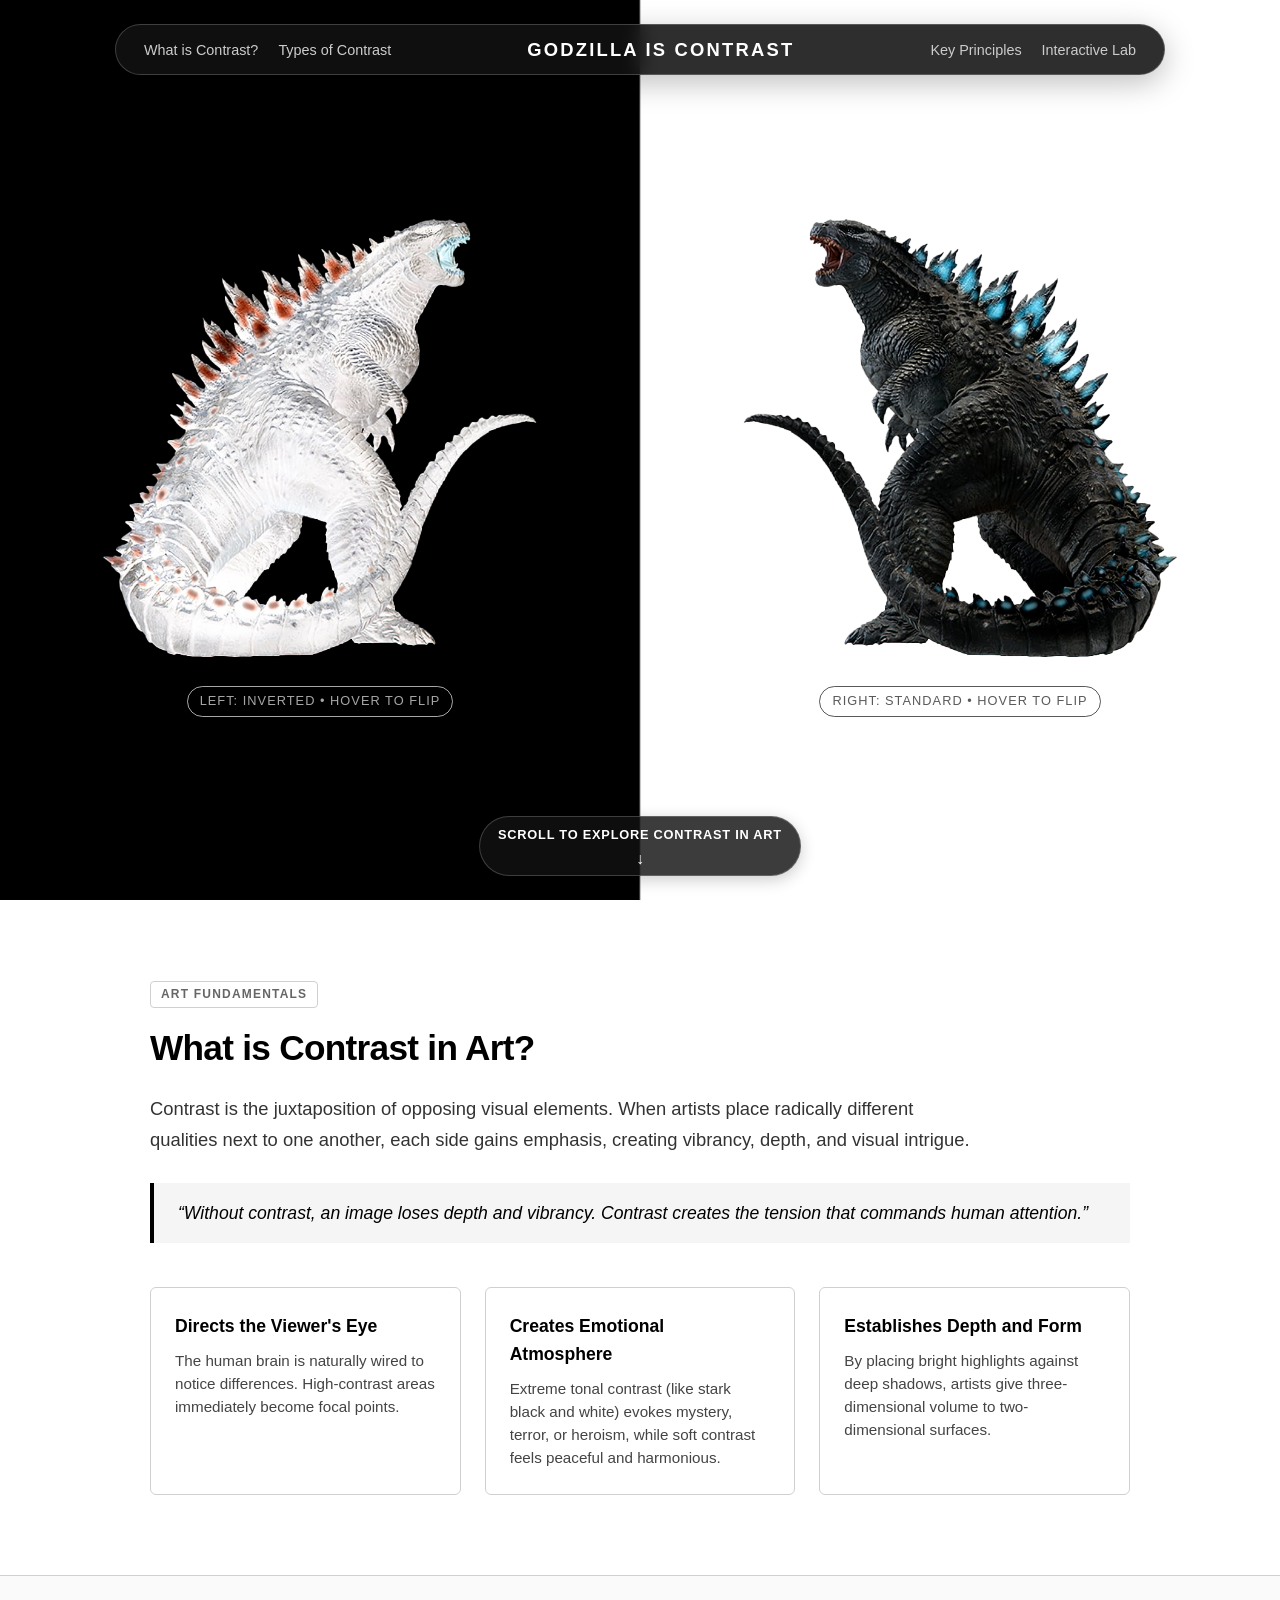
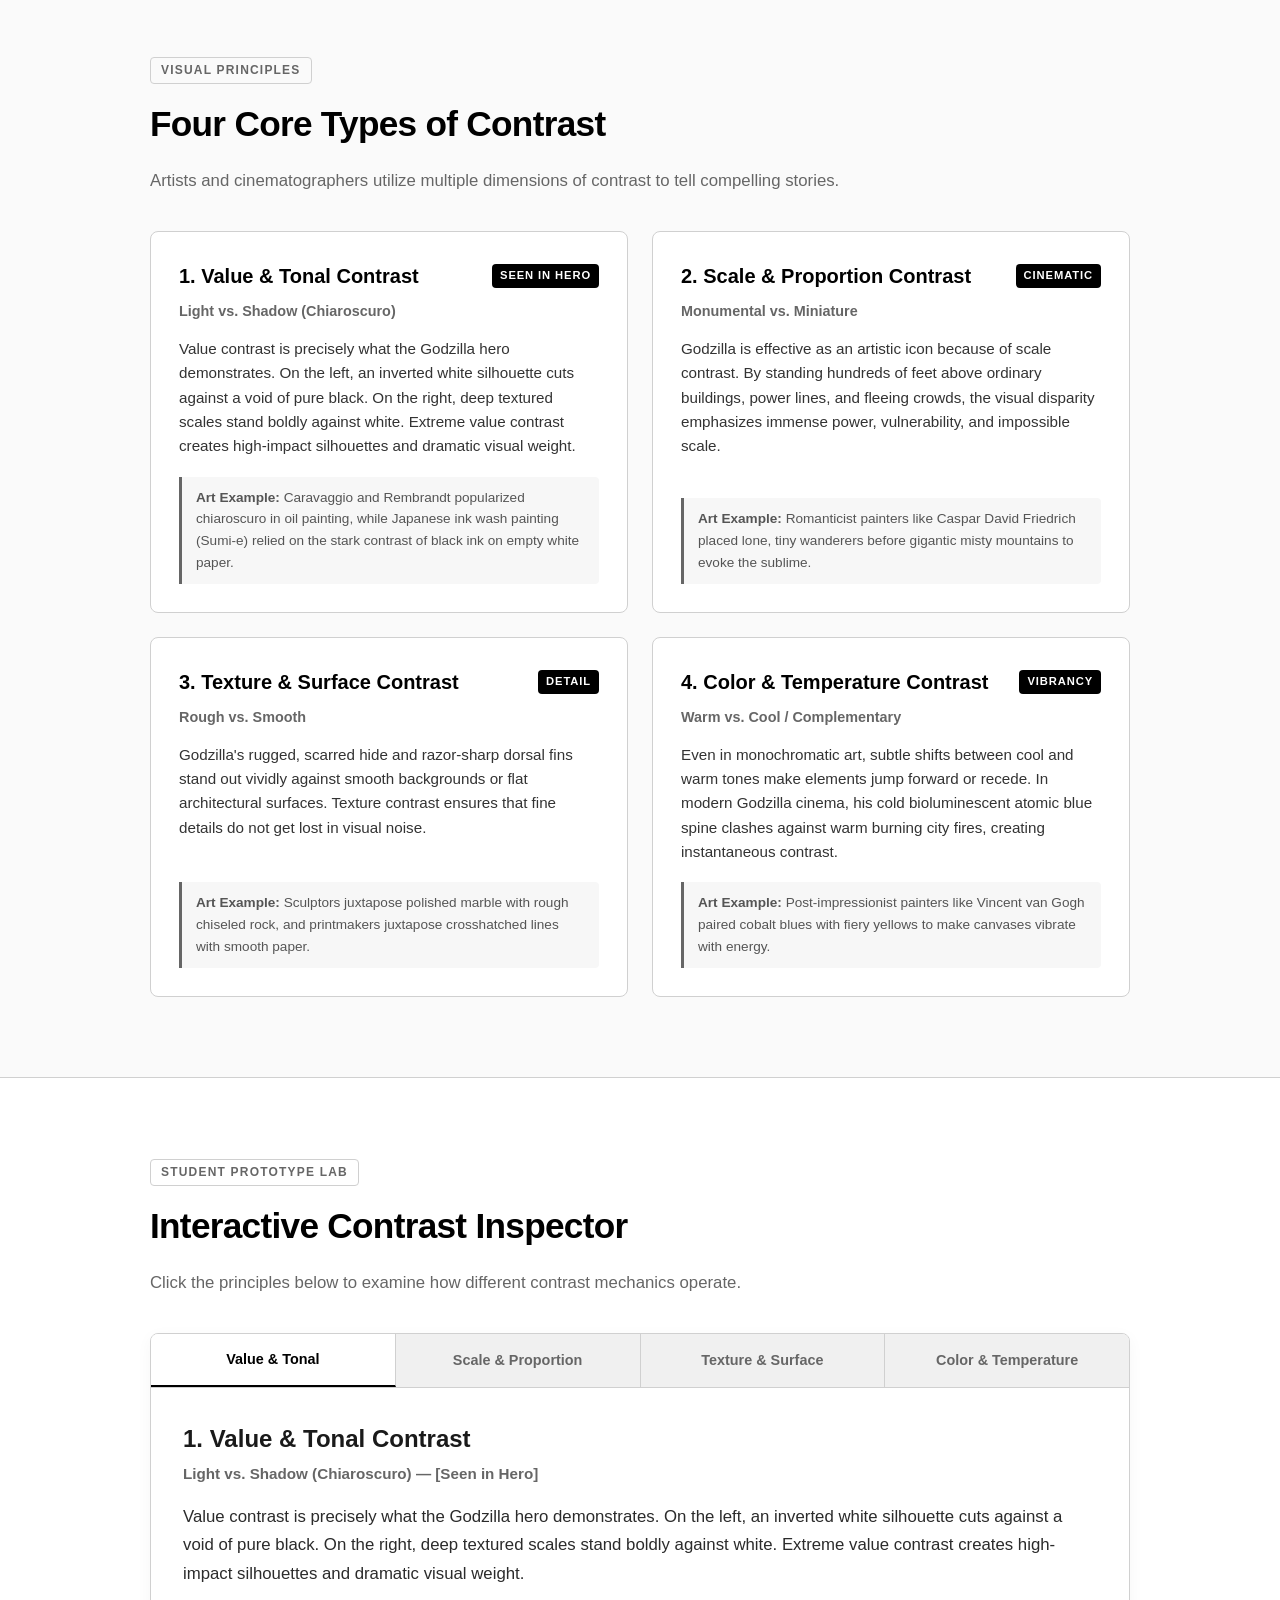
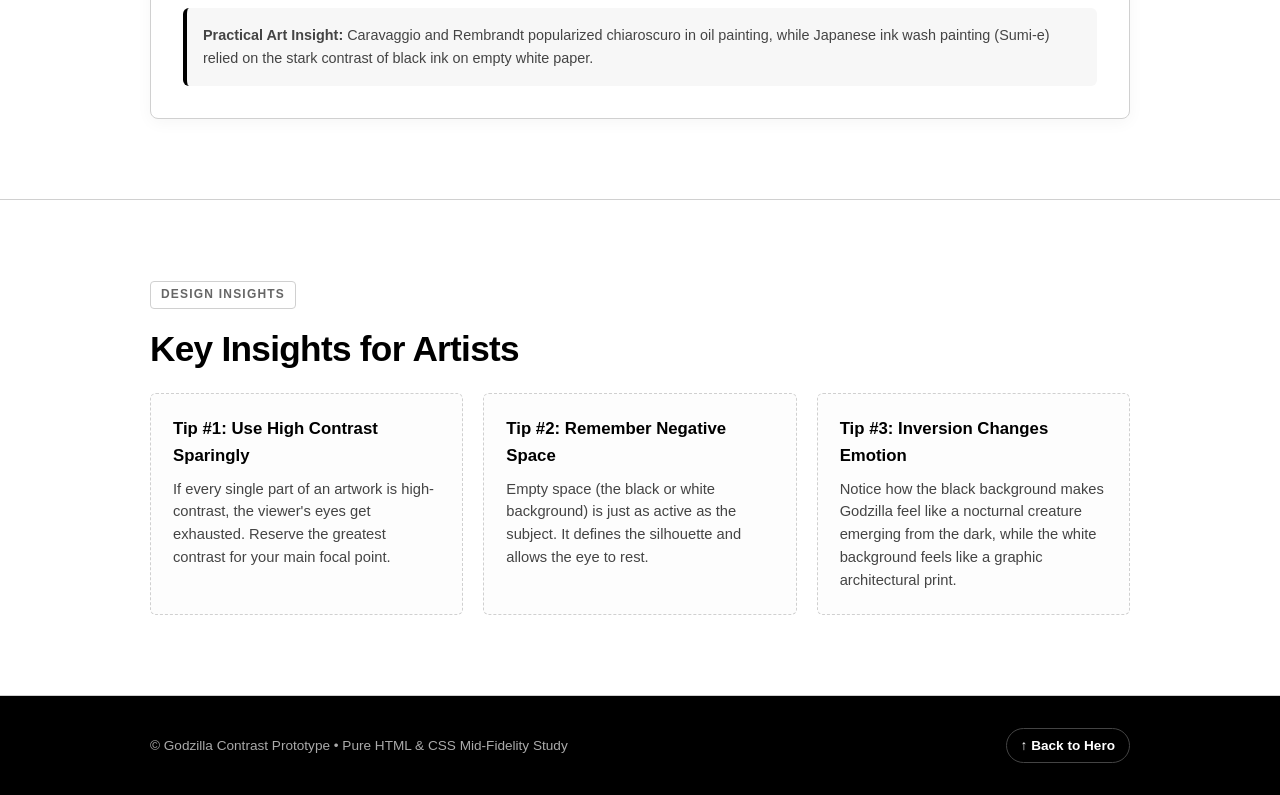
<file: index.html>
<!DOCTYPE html>
<html lang="en">
<head>
  <meta charset="UTF-8">
  <meta name="viewport" content="width=device-width, initial-scale=1.0">
  <title>Godzilla is Contrast | Art & Design Prototype</title>
  <link rel="stylesheet" href="style.css">
</head>
<body>

  <!-- HERO SECTION WITH SPLIT CONTRAST -->
  <section class="hero-section" id="hero">

    <!-- HERO MENU WITH CENTERED TITLE -->
    <header class="hero-header">
      <nav class="hero-menu" aria-label="Main Navigation">
        <ul class="nav-links nav-left">
          <li><a href="#about" class="nav-item">What is Contrast?</a></li>
          <li><a href="#types" class="nav-item">Types of Contrast</a></li>
        </ul>

        <!-- Center Title specified in prompt: "Godzilla is contrast" -->
        <h1 class="hero-title" id="heroTitle">Godzilla is contrast</h1>

        <ul class="nav-links nav-right">
          <li><a href="#principles" class="nav-item">Key Principles</a></li>
          <li><a href="#interactive" class="nav-item">Interactive Lab</a></li>
        </ul>
      </nav>
    </header>

    <!-- SPLIT CONTAINER -->
    <div class="split-container">
      
      <!-- LEFT SIDE: Default Black Background + Godzilla-leftinvert.png, Hover: White Background + Godzilla-left.png -->
      <div class="split-side split-left" id="splitLeft" tabindex="0" role="region" aria-label="Left Godzilla panel: default black with white Godzilla, hover to invert">
        <div class="godzilla-frame">
          <img 
            src="Images/Godzilla-leftinvert.png" 
            alt="Godzilla Left Invert (Light silhouette)" 
            class="godzilla-img default-img"
          >
          <img 
            src="Images/Godzilla-left.png" 
            alt="Godzilla Left (Dark texture)" 
            class="godzilla-img hover-img"
          >
        </div>
        <div class="state-hint">Left: Inverted &bull; Hover to flip</div>
      </div>

      <!-- CENTER DIVIDING LINE -->
      <div class="split-divider" aria-hidden="true"></div>

      <!-- RIGHT SIDE: Default White Background + Godzilla-right.png, Hover: Black Background + Godzilla-rightinvert.png -->
      <div class="split-side split-right" id="splitRight" tabindex="0" role="region" aria-label="Right Godzilla panel: default white with dark Godzilla, hover to invert">
        <div class="godzilla-frame">
          <img 
            src="Images/Godzilla-right.png" 
            alt="Godzilla Right (Dark texture)" 
            class="godzilla-img default-img"
          >
          <img 
            src="Images/Godzilla-rightinvert.png" 
            alt="Godzilla Right Invert (Light silhouette)" 
            class="godzilla-img hover-img"
          >
        </div>
        <div class="state-hint">Right: Standard &bull; Hover to flip</div>
      </div>

    </div>

    <!-- SCROLL DOWN PROMPT -->
    <a href="#about" class="scroll-prompt" aria-label="Scroll down to explore what contrast is in art">
      <span class="scroll-text">Scroll to explore contrast in art</span>
      <span class="scroll-arrow" aria-hidden="true">&darr;</span>
    </a>

  </section>


  <!-- MAIN CONTENT: WHAT IS CONTRAST IN ART -->
  <main class="content-main">

    <!-- ABOUT CONTRAST SECTION -->
    <section class="content-section" id="about">
      <div class="container">
        <div class="section-badge">Art Fundamentals</div>
        <h2 class="section-heading" id="aboutHeading">What is Contrast in Art?</h2>
        <p class="section-lead" id="aboutLead">
          Contrast is the juxtaposition of opposing visual elements. When artists place radically different qualities next to one another, each side gains emphasis, creating vibrancy, depth, and visual intrigue.
        </p>

        <!-- Quote Block -->
        <blockquote class="contrast-quote" id="aboutQuote">
          &ldquo;Without contrast, an image loses depth and vibrancy. Contrast creates the tension that commands human attention.&rdquo;
        </blockquote>

        <!-- Why Contrast Matters Grid -->
        <div class="grid-three" id="whyMattersGrid">
          <article class="matter-card">
            <h3 class="matter-title">Directs the Viewer's Eye</h3>
            <p class="matter-desc">The human brain is naturally wired to notice differences. High-contrast areas immediately become focal points.</p>
          </article>
          <article class="matter-card">
            <h3 class="matter-title">Creates Emotional Atmosphere</h3>
            <p class="matter-desc">Extreme tonal contrast (like stark black and white) evokes mystery, terror, or heroism, while soft contrast feels peaceful and harmonious.</p>
          </article>
          <article class="matter-card">
            <h3 class="matter-title">Establishes Depth and Form</h3>
            <p class="matter-desc">By placing bright highlights against deep shadows, artists give three-dimensional volume to two-dimensional surfaces.</p>
          </article>
        </div>
      </div>
    </section>

    <!-- TYPES OF CONTRAST SECTION -->
    <section class="content-section section-alternate" id="types">
      <div class="container">
        <div class="section-badge">Visual Principles</div>
        <h2 class="section-heading">Four Core Types of Contrast</h2>
        <p class="section-subtext">
          Artists and cinematographers utilize multiple dimensions of contrast to tell compelling stories.
        </p>

        <!-- Four Core Types of Contrast Grid -->
        <div class="contrast-types-grid" id="contrastTypesGrid">
          <article class="type-card">
            <div>
              <div class="type-header">
                <h3 class="type-title">1. Value &amp; Tonal Contrast</h3>
                <span class="type-badge">Seen in Hero</span>
              </div>
              <div class="type-subtitle">Light vs. Shadow (Chiaroscuro)</div>
              <p class="type-detail">Value contrast is precisely what the Godzilla hero demonstrates. On the left, an inverted white silhouette cuts against a void of pure black. On the right, deep textured scales stand boldly against white. Extreme value contrast creates high-impact silhouettes and dramatic visual weight.</p>
            </div>
            <div class="type-example">
              <strong>Art Example:</strong> Caravaggio and Rembrandt popularized chiaroscuro in oil painting, while Japanese ink wash painting (Sumi-e) relied on the stark contrast of black ink on empty white paper.
            </div>
          </article>

          <article class="type-card">
            <div>
              <div class="type-header">
                <h3 class="type-title">2. Scale &amp; Proportion Contrast</h3>
                <span class="type-badge">Cinematic</span>
              </div>
              <div class="type-subtitle">Monumental vs. Miniature</div>
              <p class="type-detail">Godzilla is effective as an artistic icon because of scale contrast. By standing hundreds of feet above ordinary buildings, power lines, and fleeing crowds, the visual disparity emphasizes immense power, vulnerability, and impossible scale.</p>
            </div>
            <div class="type-example">
              <strong>Art Example:</strong> Romanticist painters like Caspar David Friedrich placed lone, tiny wanderers before gigantic misty mountains to evoke the sublime.
            </div>
          </article>

          <article class="type-card">
            <div>
              <div class="type-header">
                <h3 class="type-title">3. Texture &amp; Surface Contrast</h3>
                <span class="type-badge">Detail</span>
              </div>
              <div class="type-subtitle">Rough vs. Smooth</div>
              <p class="type-detail">Godzilla's rugged, scarred hide and razor-sharp dorsal fins stand out vividly against smooth backgrounds or flat architectural surfaces. Texture contrast ensures that fine details do not get lost in visual noise.</p>
            </div>
            <div class="type-example">
              <strong>Art Example:</strong> Sculptors juxtapose polished marble with rough chiseled rock, and printmakers juxtapose crosshatched lines with smooth paper.
            </div>
          </article>

          <article class="type-card">
            <div>
              <div class="type-header">
                <h3 class="type-title">4. Color &amp; Temperature Contrast</h3>
                <span class="type-badge">Vibrancy</span>
              </div>
              <div class="type-subtitle">Warm vs. Cool / Complementary</div>
              <p class="type-detail">Even in monochromatic art, subtle shifts between cool and warm tones make elements jump forward or recede. In modern Godzilla cinema, his cold bioluminescent atomic blue spine clashes against warm burning city fires, creating instantaneous contrast.</p>
            </div>
            <div class="type-example">
              <strong>Art Example:</strong> Post-impressionist painters like Vincent van Gogh paired cobalt blues with fiery yellows to make canvases vibrate with energy.
            </div>
          </article>
        </div>
      </div>
    </section>

    <!-- INTERACTIVE CONTRAST LAB -->
    <section class="content-section" id="interactive">
      <div class="container">
        <div class="section-badge">Student Prototype Lab</div>
        <h2 class="section-heading">Interactive Contrast Inspector</h2>
        <p class="section-subtext">
          Click the principles below to examine how different contrast mechanics operate.
        </p>

        <div class="interactive-lab-container">
          <!-- Hidden Radio Inputs for Pure CSS Tab Switching -->
          <input type="radio" name="lab-tab" id="tab-radio-value" class="lab-radio" checked>
          <input type="radio" name="lab-tab" id="tab-radio-scale" class="lab-radio">
          <input type="radio" name="lab-tab" id="tab-radio-texture" class="lab-radio">
          <input type="radio" name="lab-tab" id="tab-radio-color" class="lab-radio">

          <!-- Tab Buttons (Labels connected to radios) -->
          <div class="lab-tabs" role="tablist">
            <label for="tab-radio-value" class="lab-tab-btn" role="tab">Value &amp; Tonal</label>
            <label for="tab-radio-scale" class="lab-tab-btn" role="tab">Scale &amp; Proportion</label>
            <label for="tab-radio-texture" class="lab-tab-btn" role="tab">Texture &amp; Surface</label>
            <label for="tab-radio-color" class="lab-tab-btn" role="tab">Color &amp; Temperature</label>
          </div>

          <!-- Active Detail Display Cards (Shown via CSS :checked) -->
          <div class="lab-display-card" id="tab-panel-value" role="tabpanel">
            <h3 class="lab-title">1. Value &amp; Tonal Contrast</h3>
            <div class="lab-meta">Light vs. Shadow (Chiaroscuro) &mdash; [Seen in Hero]</div>
            <p class="lab-body">Value contrast is precisely what the Godzilla hero demonstrates. On the left, an inverted white silhouette cuts against a void of pure black. On the right, deep textured scales stand boldly against white. Extreme value contrast creates high-impact silhouettes and dramatic visual weight.</p>
            <div class="lab-example">
              <strong>Practical Art Insight:</strong> Caravaggio and Rembrandt popularized chiaroscuro in oil painting, while Japanese ink wash painting (Sumi-e) relied on the stark contrast of black ink on empty white paper.
            </div>
          </div>

          <div class="lab-display-card" id="tab-panel-scale" role="tabpanel">
            <h3 class="lab-title">2. Scale &amp; Proportion Contrast</h3>
            <div class="lab-meta">Monumental vs. Miniature &mdash; [Cinematic]</div>
            <p class="lab-body">Godzilla is effective as an artistic icon because of scale contrast. By standing hundreds of feet above ordinary buildings, power lines, and fleeing crowds, the visual disparity emphasizes immense power, vulnerability, and impossible scale.</p>
            <div class="lab-example">
              <strong>Practical Art Insight:</strong> Romanticist painters like Caspar David Friedrich placed lone, tiny wanderers before gigantic misty mountains to evoke the sublime.
            </div>
          </div>

          <div class="lab-display-card" id="tab-panel-texture" role="tabpanel">
            <h3 class="lab-title">3. Texture &amp; Surface Contrast</h3>
            <div class="lab-meta">Rough vs. Smooth &mdash; [Detail]</div>
            <p class="lab-body">Godzilla's rugged, scarred hide and razor-sharp dorsal fins stand out vividly against smooth backgrounds or flat architectural surfaces. Texture contrast ensures that fine details do not get lost in visual noise.</p>
            <div class="lab-example">
              <strong>Practical Art Insight:</strong> Sculptors juxtapose polished marble with rough chiseled rock, and printmakers juxtapose crosshatched lines with smooth paper.
            </div>
          </div>

          <div class="lab-display-card" id="tab-panel-color" role="tabpanel">
            <h3 class="lab-title">4. Color &amp; Temperature Contrast</h3>
            <div class="lab-meta">Warm vs. Cool / Complementary &mdash; [Vibrancy]</div>
            <p class="lab-body">Even in monochromatic art, subtle shifts between cool and warm tones make elements jump forward or recede. In modern Godzilla cinema, his cold bioluminescent atomic blue spine clashes against warm burning city fires, creating instantaneous contrast.</p>
            <div class="lab-example">
              <strong>Practical Art Insight:</strong> Post-impressionist painters like Vincent van Gogh paired cobalt blues with fiery yellows to make canvases vibrate with energy.
            </div>
          </div>
        </div>

      </div>
    </section>

    <!-- PRACTICAL TIPS & PRINCIPLES -->
    <section class="content-section" id="principles">
      <div class="container">
        <div class="section-badge">Design Insights</div>
        <h2 class="section-heading">Key Insights for Artists</h2>
        <div class="tips-grid" id="tipsGrid">
          <div class="tip-card">
            <h3 class="tip-title">Tip #1: Use High Contrast Sparingly</h3>
            <p class="tip-text">If every single part of an artwork is high-contrast, the viewer's eyes get exhausted. Reserve the greatest contrast for your main focal point.</p>
          </div>
          <div class="tip-card">
            <h3 class="tip-title">Tip #2: Remember Negative Space</h3>
            <p class="tip-text">Empty space (the black or white background) is just as active as the subject. It defines the silhouette and allows the eye to rest.</p>
          </div>
          <div class="tip-card">
            <h3 class="tip-title">Tip #3: Inversion Changes Emotion</h3>
            <p class="tip-text">Notice how the black background makes Godzilla feel like a nocturnal creature emerging from the dark, while the white background feels like a graphic architectural print.</p>
          </div>
        </div>
      </div>
    </section>

  </main>

  <!-- MINIMAL FOOTER -->
  <footer class="site-footer">
    <div class="container footer-content">
      <p class="footer-note">&copy; Godzilla Contrast Prototype &bull; Pure HTML &amp; CSS Mid-Fidelity Study</p>
      <a href="#hero" class="back-to-top">&uarr; Back to Hero</a>
    </div>
  </footer>

</body>
</html>
</file>
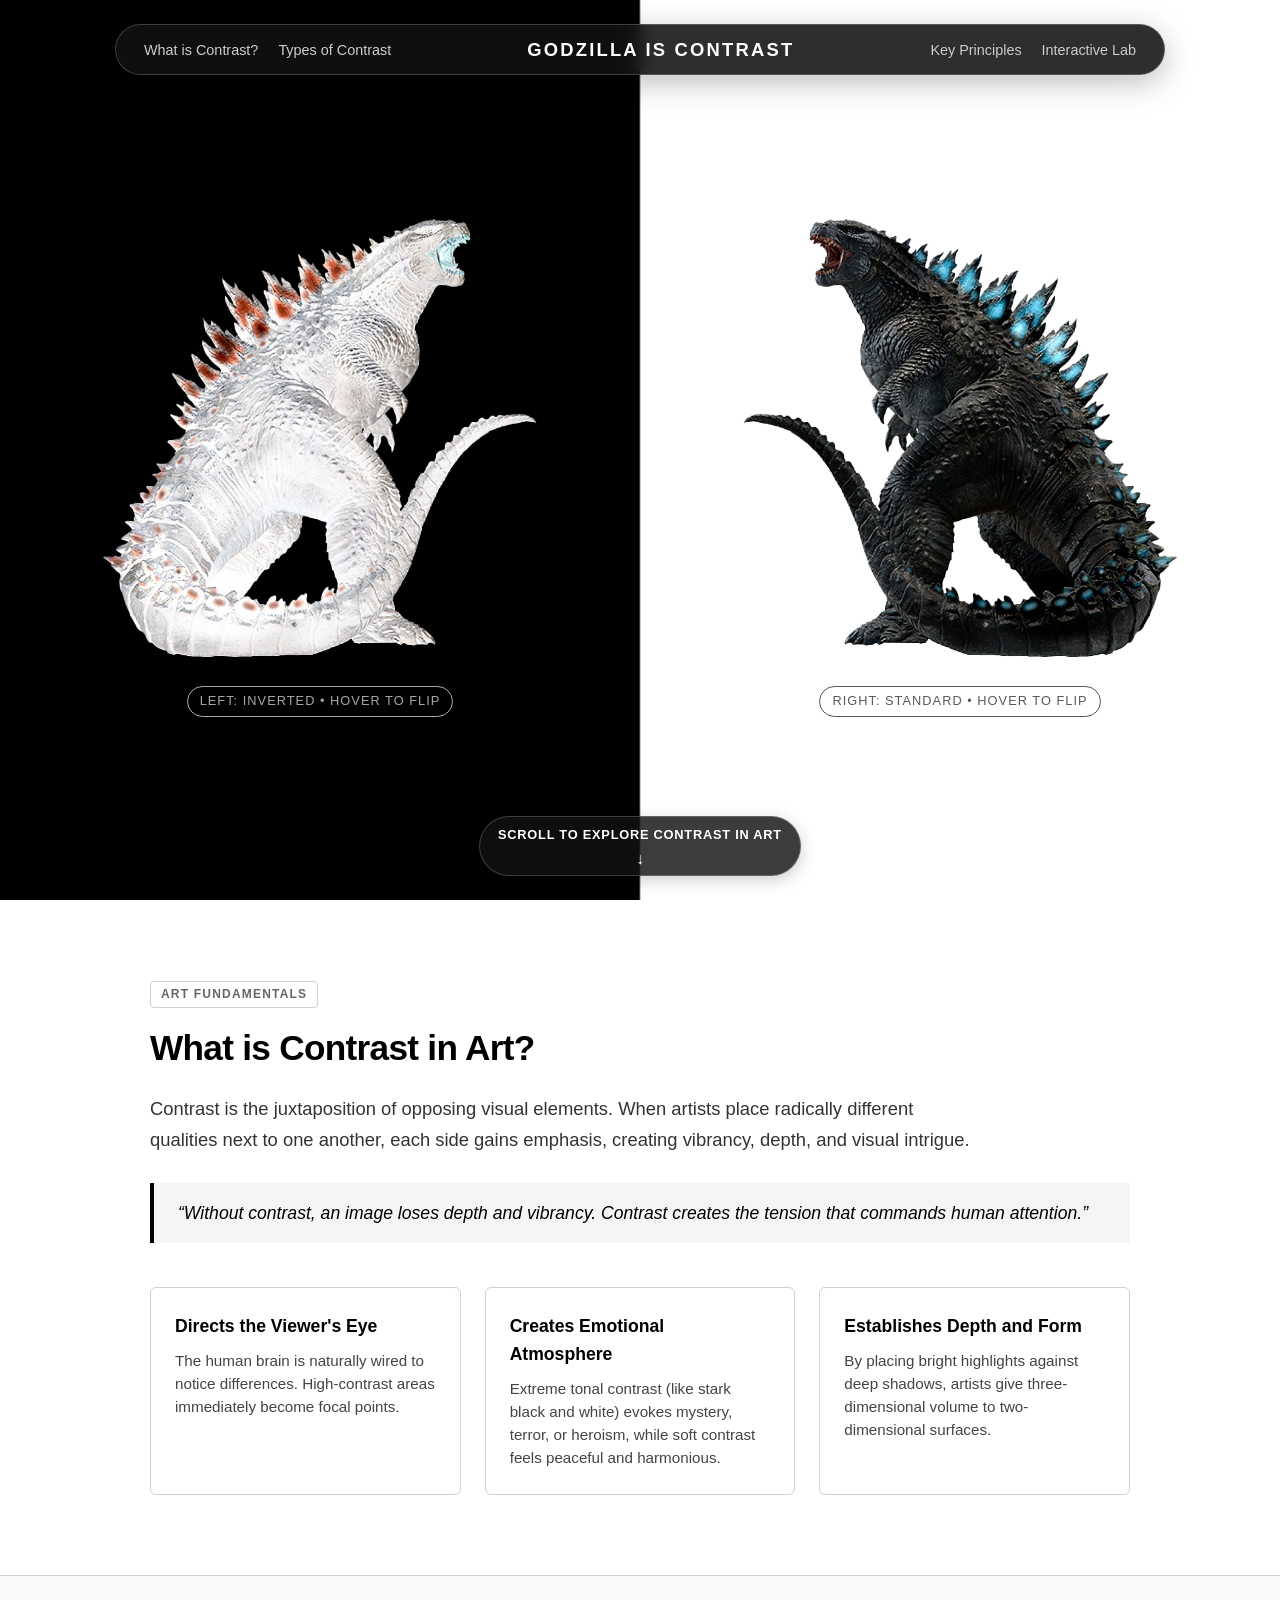
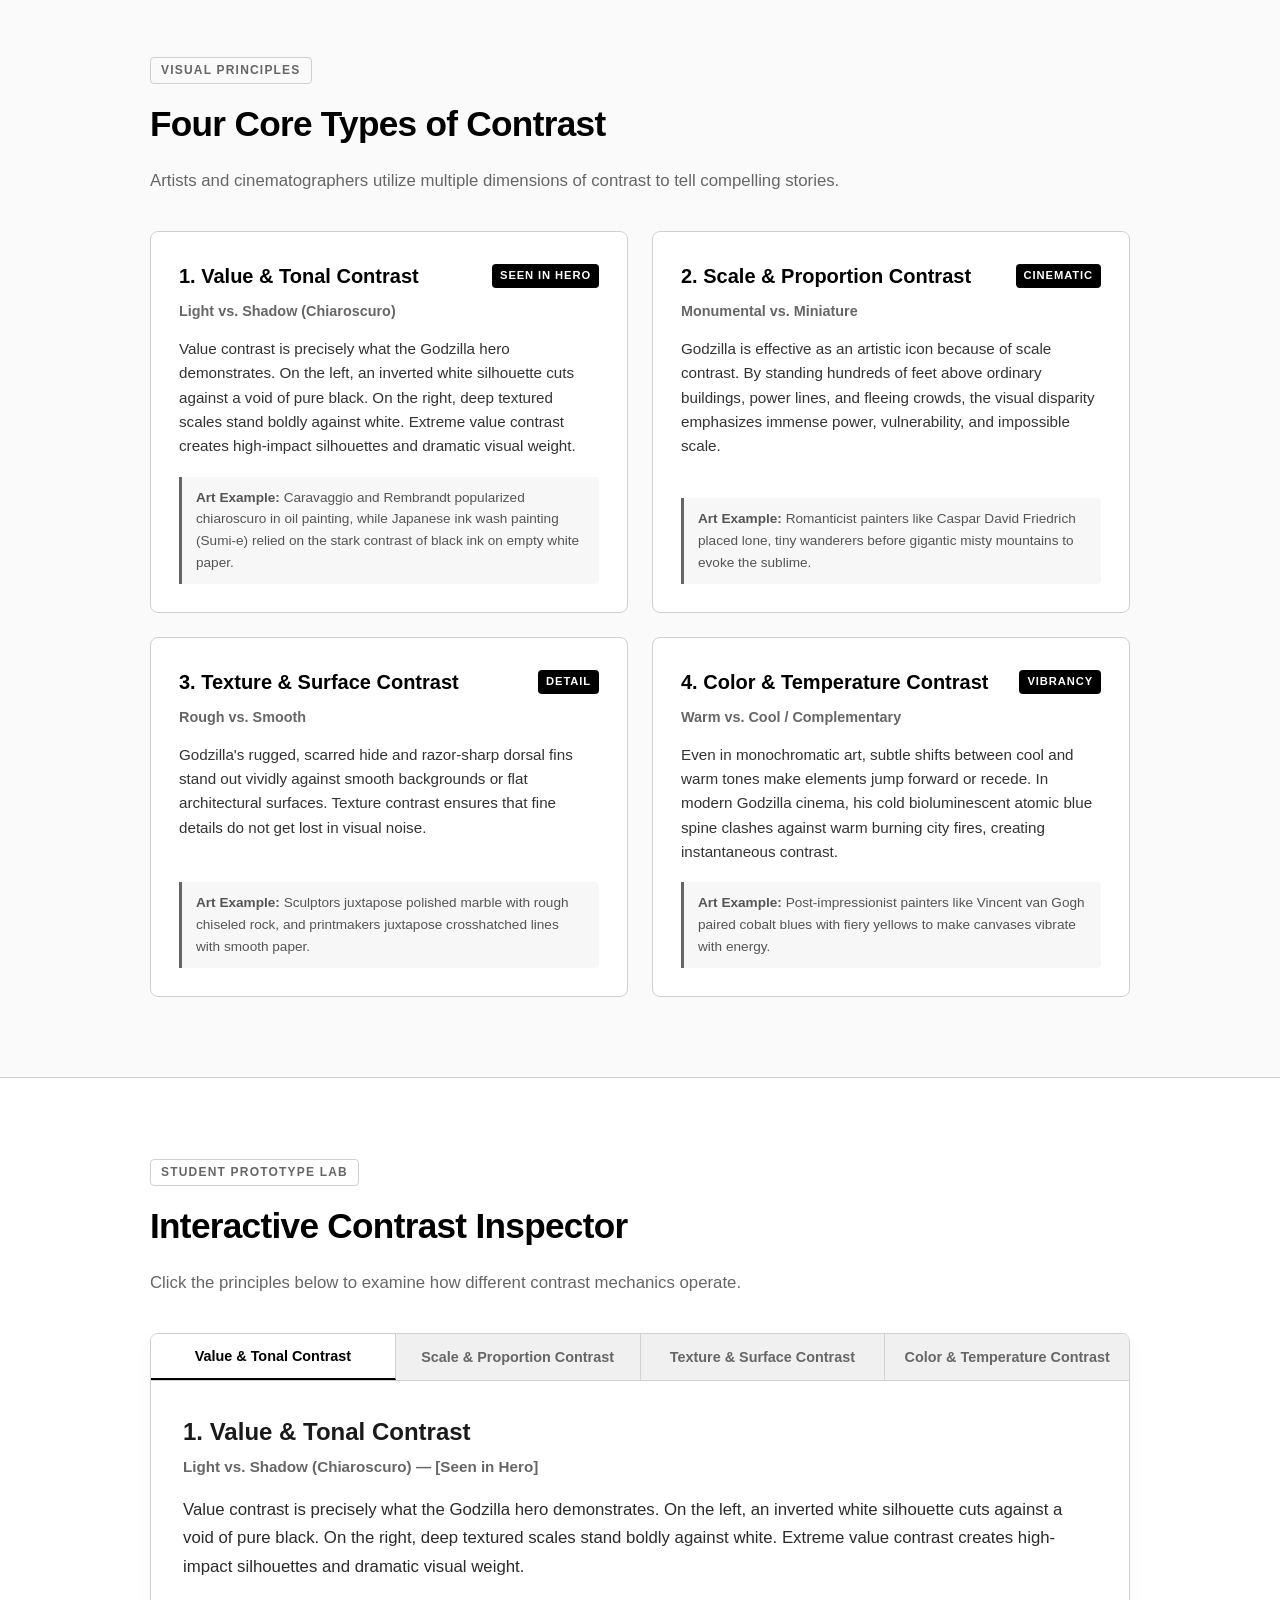
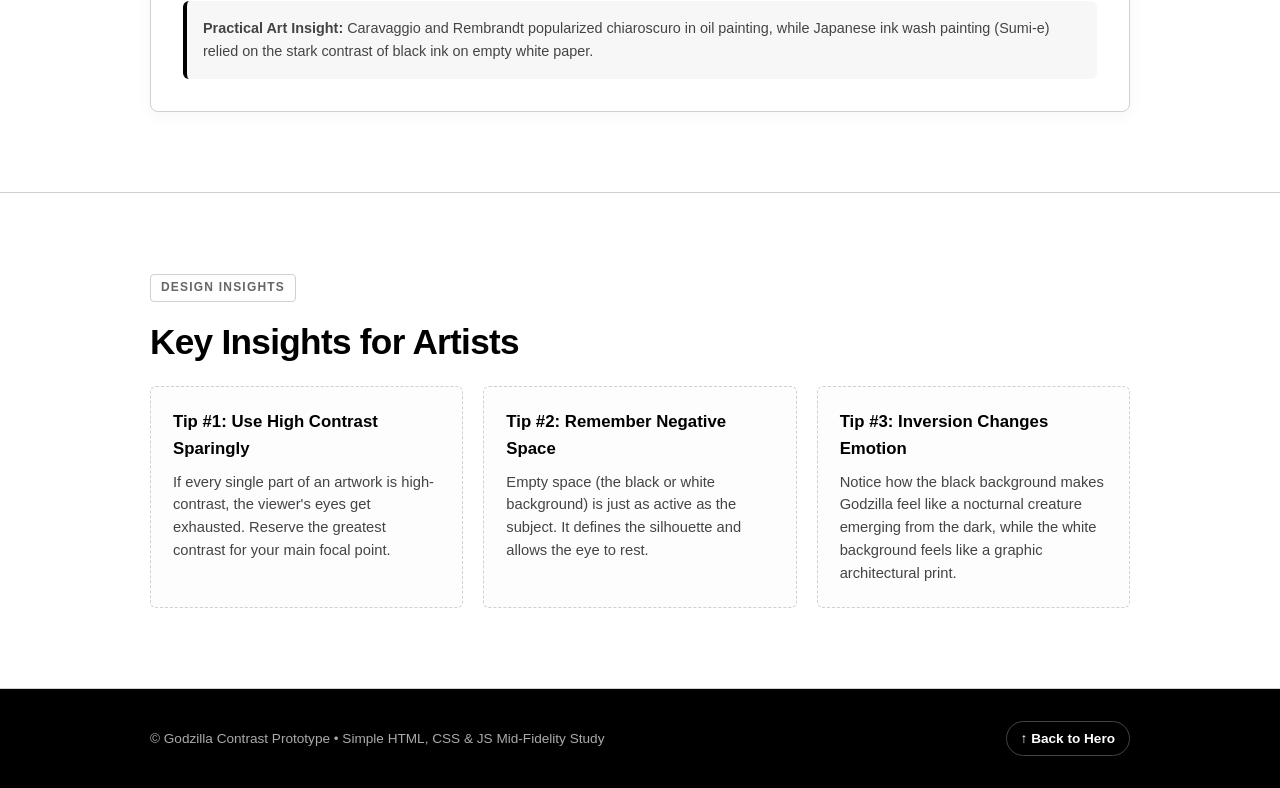
<file: Godzilla contrast/index.html>
<!DOCTYPE html>
<html lang="en">
<head>
  <meta charset="UTF-8">
  <meta name="viewport" content="width=device-width, initial-scale=1.0">
  <title>Godzilla is Contrast | Art & Design Prototype</title>
  <link rel="stylesheet" href="style.css">
</head>
<body>

  <!-- HERO SECTION WITH SPLIT CONTRAST -->
  <section class="hero-section" id="hero">

    <!-- HERO MENU WITH CENTERED TITLE -->
    <header class="hero-header">
      <nav class="hero-menu" aria-label="Main Navigation">
        <ul class="nav-links nav-left">
          <li><a href="#about" class="nav-item">What is Contrast?</a></li>
          <li><a href="#types" class="nav-item">Types of Contrast</a></li>
        </ul>

        <!-- Center Title specified in prompt: "Godzilla is contrast" -->
        <h1 class="hero-title" id="heroTitle">Godzilla is contrast</h1>

        <ul class="nav-links nav-right">
          <li><a href="#principles" class="nav-item">Key Principles</a></li>
          <li><a href="#interactive" class="nav-item">Interactive Lab</a></li>
        </ul>
      </nav>
    </header>

    <!-- SPLIT CONTAINER -->
    <div class="split-container">
      
      <!-- LEFT SIDE: Default Black Background + Godzilla-leftinvert.png, Hover: White Background + Godzilla-left.png -->
      <div class="split-side split-left" id="splitLeft" tabindex="0" role="region" aria-label="Left Godzilla panel: default black with white Godzilla, hover to invert">
        <div class="godzilla-frame">
          <img 
            src="Images/Godzilla-leftinvert.png" 
            alt="Godzilla Left Invert (Light silhouette)" 
            class="godzilla-img default-img"
          >
          <img 
            src="Images/Godzilla-left.png" 
            alt="Godzilla Left (Dark texture)" 
            class="godzilla-img hover-img"
          >
        </div>
        <div class="state-hint">Left: Inverted &bull; Hover to flip</div>
      </div>

      <!-- CENTER DIVIDING LINE -->
      <div class="split-divider" aria-hidden="true"></div>

      <!-- RIGHT SIDE: Default White Background + Godzilla-right.png, Hover: Black Background + Godzilla-rightinvert.png -->
      <div class="split-side split-right" id="splitRight" tabindex="0" role="region" aria-label="Right Godzilla panel: default white with dark Godzilla, hover to invert">
        <div class="godzilla-frame">
          <img 
            src="Images/Godzilla-right.png" 
            alt="Godzilla Right (Dark texture)" 
            class="godzilla-img default-img"
          >
          <img 
            src="Images/Godzilla-rightinvert.png" 
            alt="Godzilla Right Invert (Light silhouette)" 
            class="godzilla-img hover-img"
          >
        </div>
        <div class="state-hint">Right: Standard &bull; Hover to flip</div>
      </div>

    </div>

    <!-- SCROLL DOWN PROMPT -->
    <a href="#about" class="scroll-prompt" aria-label="Scroll down to explore what contrast is in art">
      <span class="scroll-text">Scroll to explore contrast in art</span>
      <span class="scroll-arrow" aria-hidden="true">&darr;</span>
    </a>

  </section>


  <!-- MAIN CONTENT: WHAT IS CONTRAST IN ART -->
  <main class="content-main">

    <!-- ABOUT CONTRAST SECTION -->
    <section class="content-section" id="about">
      <div class="container">
        <div class="section-badge">Art Fundamentals</div>
        <h2 class="section-heading" id="aboutHeading">What is Contrast in Art?</h2>
        <p class="section-lead" id="aboutLead">
          Contrast is the juxtaposition of opposing visual elements. When artists place radically different qualities next to one another, each side gains emphasis, creating vibrancy, depth, and visual intrigue.
        </p>

        <!-- Quote Block -->
        <blockquote class="contrast-quote" id="aboutQuote">
          &ldquo;Without contrast, an image loses depth and vibrancy. Contrast creates the tension that commands human attention.&rdquo;
        </blockquote>

        <!-- Why Contrast Matters Grid (Populated dynamically from local JSON) -->
        <div class="grid-three" id="whyMattersGrid">
          <!-- Populated by script.js from content.json -->
        </div>
      </div>
    </section>

    <!-- TYPES OF CONTRAST SECTION -->
    <section class="content-section section-alternate" id="types">
      <div class="container">
        <div class="section-badge">Visual Principles</div>
        <h2 class="section-heading">Four Core Types of Contrast</h2>
        <p class="section-subtext">
          Artists and cinematographers utilize multiple dimensions of contrast to tell compelling stories.
        </p>

        <!-- Dynamic Grid of Contrast Types -->
        <div class="contrast-types-grid" id="contrastTypesGrid">
          <!-- Populated by script.js from content.json -->
        </div>
      </div>
    </section>

    <!-- INTERACTIVE CONTRAST LAB (USING LOCAL JSON DATA) -->
    <section class="content-section" id="interactive">
      <div class="container">
        <div class="section-badge">Student Prototype Lab</div>
        <h2 class="section-heading">Interactive Contrast Inspector</h2>
        <p class="section-subtext">
          Click the principles below to examine how different contrast mechanics operate.
        </p>

        <div class="interactive-lab-container">
          <!-- Tab Buttons (populated from JSON) -->
          <div class="lab-tabs" id="labTabs" role="tablist">
            <!-- Populated by script.js -->
          </div>

          <!-- Active Detail Display Card -->
          <div class="lab-display-card" id="labDisplayCard" role="tabpanel">
            <h3 class="lab-title" id="labDetailTitle">Value & Tonal Contrast</h3>
            <div class="lab-meta" id="labDetailMeta">Light vs. Shadow (Chiaroscuro)</div>
            <p class="lab-body" id="labDetailBody">Select a principle to inspect its artistic mechanics.</p>
            <div class="lab-example" id="labDetailExample"></div>
          </div>
        </div>

      </div>
    </section>

    <!-- PRACTICAL TIPS & PRINCIPLES -->
    <section class="content-section" id="principles">
      <div class="container">
        <div class="section-badge">Design Insights</div>
        <h2 class="section-heading">Key Insights for Artists</h2>
        <div class="tips-grid" id="tipsGrid">
          <!-- Populated by script.js from content.json -->
        </div>
      </div>
    </section>

  </main>

  <!-- MINIMAL FOOTER -->
  <footer class="site-footer">
    <div class="container footer-content">
      <p class="footer-note">&copy; Godzilla Contrast Prototype &bull; Simple HTML, CSS &amp; JS Mid-Fidelity Study</p>
      <a href="#hero" class="back-to-top">&uarr; Back to Hero</a>
    </div>
  </footer>

  <!-- SCRIPT -->
  <script src="script.js"></script>
</body>
</html>
</file>
<file: style.css>
/* ==========================================================================
   GODZILLA CONTRAST - MID-FIDELITY PROTOTYPE STYLESHEET
   Clean HTML, CSS & JS - Minimal Monochrome Palette
   ========================================================================== */

/* 1. Global Reset & Base Variables */
:root {
  --color-black: #000000;
  --color-white: #ffffff;
  --color-gray-dark: #1a1a1a;
  --color-gray-medium: #666666;
  --color-gray-light: #eeeeee;
  --color-gray-border: #d0d0d0;
  
  --font-family: -apple-system, BlinkMacSystemFont, "Segoe UI", Roboto, Helvetica, Arial, sans-serif;
  --transition-speed: 0.35s;
}

* {
  box-sizing: border-box;
  margin: 0;
  padding: 0;
}

html {
  scroll-behavior: smooth;
  font-family: var(--font-family);
  background-color: var(--color-white);
  color: var(--color-gray-dark);
  line-height: 1.6;
}

body {
  overflow-x: hidden;
}

/* 2. Hero Section Layout */
.hero-section {
  position: relative;
  width: 100%;
  height: 100vh;
  min-height: 600px;
  overflow: hidden;
  display: flex;
  flex-direction: column;
}

/* 3. Hero Header & Centered Menu */
.hero-header {
  position: absolute;
  top: 24px;
  left: 0;
  width: 100%;
  z-index: 50;
  display: flex;
  justify-content: center;
  pointer-events: none; /* Allows hovering through header background */
  padding: 0 16px;
}

.hero-menu {
  pointer-events: auto;
  display: flex;
  align-items: center;
  justify-content: space-between;
  width: 92%;
  max-width: 1050px;
  background: rgba(18, 18, 18, 0.88);
  color: var(--color-white);
  backdrop-filter: blur(10px);
  -webkit-backdrop-filter: blur(10px);
  border: 1px solid rgba(255, 255, 255, 0.2);
  border-radius: 9999px;
  padding: 10px 28px;
  box-shadow: 0 8px 30px rgba(0, 0, 0, 0.25);
}

.nav-links {
  list-style: none;
  display: flex;
  align-items: center;
  gap: 20px;
}

.nav-item {
  color: #cccccc;
  text-decoration: none;
  font-size: 0.9rem;
  font-weight: 500;
  transition: color 0.2s ease;
  white-space: nowrap;
}

.nav-item:hover,
.nav-item:focus {
  color: var(--color-white);
  text-decoration: underline;
}

/* Centered Title in the middle of the menu */
.hero-title {
  font-size: 1.15rem;
  font-weight: 700;
  text-transform: uppercase;
  letter-spacing: 0.12em;
  color: var(--color-white);
  text-align: center;
  margin: 0 16px;
  white-space: nowrap;
}

/* 4. Split Screen Godzilla Container */
.split-container {
  display: flex;
  width: 100%;
  height: 100%;
  position: relative;
}

/* Individual Split Panel (50% each) */
.split-side {
  flex: 1;
  position: relative;
  display: flex;
  flex-direction: column;
  align-items: center;
  justify-content: center;
  cursor: pointer;
  outline: none;
  padding: 60px 20px 40px;
  transition: background-color var(--transition-speed) ease;
  user-select: none;
}

/* LEFT SIDE: Default Black, Hover White */
.split-left {
  background-color: var(--color-black);
}

.split-left:hover,
.split-left:focus-visible,
.split-left:active,
.split-left.is-hovered {
  background-color: var(--color-white);
}

/* RIGHT SIDE: Default White, Hover Black */
.split-right {
  background-color: var(--color-white);
}

.split-right:hover,
.split-right:focus-visible,
.split-right:active,
.split-right.is-hovered {
  background-color: var(--color-black);
}

/* Center Dividing Line */
.split-divider {
  position: absolute;
  top: 0;
  bottom: 0;
  left: 50%;
  width: 2px;
  background-color: rgba(128, 128, 128, 0.45);
  transform: translateX(-50%);
  z-index: 20;
  pointer-events: none;
}

/* 5. Godzilla Image Frame & Crossfade */
.godzilla-frame {
  position: relative;
  width: 85%;
  max-width: 480px;
  aspect-ratio: 792 / 768;
  display: flex;
  align-items: center;
  justify-content: center;
  transition: transform 0.3s ease;
}

.split-side:hover .godzilla-frame,
.split-side:focus-visible .godzilla-frame {
  transform: scale(1.02);
}

.godzilla-img {
  position: absolute;
  top: 0;
  left: 0;
  width: 100%;
  height: 100%;
  object-fit: contain;
  transition: opacity var(--transition-speed) ease;
  pointer-events: none;
}

/* Left Side Image State Logic:
   Default: Godzilla-leftinvert.png visible, Godzilla-left.png hidden
   Hover: Godzilla-leftinvert.png hidden, Godzilla-left.png visible */
.split-left .default-img {
  opacity: 1;
}
.split-left .hover-img {
  opacity: 0;
}
.split-left:hover .default-img,
.split-left:focus-visible .default-img,
.split-left:active .default-img,
.split-left.is-hovered .default-img {
  opacity: 0;
}
.split-left:hover .hover-img,
.split-left:focus-visible .hover-img,
.split-left:active .hover-img,
.split-left.is-hovered .hover-img {
  opacity: 1;
}

/* Right Side Image State Logic:
   Default: Godzilla-right.png visible, Godzilla-rightinvert.png hidden
   Hover: Godzilla-right.png hidden, Godzilla-rightinvert.png visible */
.split-right .default-img {
  opacity: 1;
}
.split-right .hover-img {
  opacity: 0;
}
.split-right:hover .default-img,
.split-right:focus-visible .default-img,
.split-right:active .default-img,
.split-right.is-hovered .default-img {
  opacity: 0;
}
.split-right:hover .hover-img,
.split-right:focus-visible .hover-img,
.split-right:active .hover-img,
.split-right.is-hovered .hover-img {
  opacity: 1;
}

/* Subtle Interactive State Hint */
.state-hint {
  margin-top: 18px;
  font-size: 0.8rem;
  letter-spacing: 0.08em;
  text-transform: uppercase;
  padding: 4px 12px;
  border-radius: 9999px;
  border: 1px solid currentColor;
  transition: color var(--transition-speed) ease, border-color var(--transition-speed) ease;
}

/* Text color contrast adaptations */
.split-left .state-hint {
  color: rgba(255, 255, 255, 0.65);
}
.split-left:hover .state-hint,
.split-left:focus-visible .state-hint,
.split-left:active .state-hint,
.split-left.is-hovered .state-hint {
  color: rgba(0, 0, 0, 0.75);
}

.split-right .state-hint {
  color: rgba(0, 0, 0, 0.65);
}
.split-right:hover .state-hint,
.split-right:focus-visible .state-hint,
.split-right:active .state-hint,
.split-right.is-hovered .state-hint {
  color: rgba(255, 255, 255, 0.75);
}

/* 6. Scroll Down Prompt */
.scroll-prompt {
  position: absolute;
  bottom: 24px;
  left: 50%;
  transform: translateX(-50%);
  z-index: 30;
  display: flex;
  flex-direction: column;
  align-items: center;
  gap: 6px;
  text-decoration: none;
  background: rgba(18, 18, 18, 0.82);
  color: var(--color-white);
  padding: 8px 18px;
  border-radius: 9999px;
  border: 1px solid rgba(255, 255, 255, 0.2);
  box-shadow: 0 4px 16px rgba(0, 0, 0, 0.2);
  transition: transform 0.2s ease, background-color 0.2s ease;
}

.scroll-prompt:hover {
  transform: translateX(-50%) translateY(3px);
  background: var(--color-black);
}

.scroll-text {
  font-size: 0.8rem;
  font-weight: 600;
  text-transform: uppercase;
  letter-spacing: 0.06em;
}

.scroll-arrow {
  font-size: 1rem;
  line-height: 1;
  animation: bounce 1.8s infinite ease-in-out;
}

@keyframes bounce {
  0%, 100% { transform: translateY(0); }
  50% { transform: translateY(4px); }
}

/* 7. Content Main & Sections */
.content-main {
  background-color: var(--color-white);
}

.content-section {
  padding: 80px 24px;
  border-bottom: 1px solid var(--color-gray-border);
}

.section-alternate {
  background-color: #fafafa;
}

.container {
  max-width: 980px;
  margin: 0 auto;
}

.section-badge {
  display: inline-block;
  font-size: 0.75rem;
  font-weight: 700;
  text-transform: uppercase;
  letter-spacing: 0.1em;
  color: var(--color-gray-medium);
  border: 1px solid var(--color-gray-border);
  padding: 3px 10px;
  border-radius: 4px;
  margin-bottom: 12px;
}

.section-heading {
  font-size: 2.2rem;
  font-weight: 700;
  color: var(--color-black);
  margin-bottom: 16px;
  letter-spacing: -0.02em;
}

.section-lead {
  font-size: 1.15rem;
  color: #333333;
  margin-bottom: 28px;
  max-width: 820px;
  line-height: 1.7;
}

.section-subtext {
  font-size: 1.05rem;
  color: var(--color-gray-medium);
  margin-bottom: 36px;
}

/* Quote Box */
.contrast-quote {
  border-left: 4px solid var(--color-black);
  padding: 16px 24px;
  margin: 28px 0 44px;
  background-color: #f5f5f5;
  font-style: italic;
  font-size: 1.1rem;
  color: var(--color-black);
  line-height: 1.6;
}

/* 3-Column Grid for 'Why Contrast Matters' */
.grid-three {
  display: grid;
  grid-template-columns: repeat(auto-fit, minmax(260px, 1fr));
  gap: 24px;
  margin-top: 32px;
}

.matter-card {
  background: var(--color-white);
  border: 1px solid var(--color-gray-border);
  padding: 24px;
  border-radius: 6px;
  transition: transform 0.2s ease, box-shadow 0.2s ease;
}

.matter-card:hover {
  transform: translateY(-2px);
  box-shadow: 0 6px 18px rgba(0, 0, 0, 0.06);
}

.matter-title {
  font-size: 1.1rem;
  font-weight: 700;
  margin-bottom: 10px;
  color: var(--color-black);
}

.matter-desc {
  font-size: 0.95rem;
  color: #444444;
  line-height: 1.5;
}

/* 8. Types of Contrast Grid */
.contrast-types-grid {
  display: grid;
  grid-template-columns: repeat(auto-fit, minmax(320px, 1fr));
  gap: 24px;
}

.type-card {
  background: var(--color-white);
  border: 1px solid var(--color-gray-border);
  border-radius: 8px;
  padding: 28px;
  display: flex;
  flex-direction: column;
  justify-content: space-between;
  transition: border-color 0.2s ease, box-shadow 0.2s ease;
}

.type-card:hover {
  border-color: var(--color-black);
  box-shadow: 0 8px 24px rgba(0, 0, 0, 0.08);
}

.type-header {
  display: flex;
  align-items: center;
  justify-content: space-between;
  margin-bottom: 8px;
}

.type-title {
  font-size: 1.25rem;
  font-weight: 700;
  color: var(--color-black);
}

.type-badge {
  font-size: 0.7rem;
  text-transform: uppercase;
  letter-spacing: 0.08em;
  font-weight: 600;
  padding: 3px 8px;
  background-color: var(--color-black);
  color: var(--color-white);
  border-radius: 4px;
}

.type-subtitle {
  font-size: 0.9rem;
  color: var(--color-gray-medium);
  font-weight: 600;
  margin-bottom: 14px;
}

.type-detail {
  font-size: 0.95rem;
  color: #333333;
  line-height: 1.6;
  margin-bottom: 18px;
}

.type-example {
  background-color: #f7f7f7;
  border-left: 3px solid var(--color-gray-medium);
  padding: 10px 14px;
  font-size: 0.85rem;
  color: #555555;
  border-radius: 0 4px 4px 0;
}

/* 9. Interactive Lab Section */
.interactive-lab-container {
  position: relative;
  border: 1px solid var(--color-gray-border);
  border-radius: 8px;
  overflow: hidden;
  background: var(--color-white);
  box-shadow: 0 4px 16px rgba(0, 0, 0, 0.04);
}

.lab-tabs {
  display: flex;
  background-color: #f0f0f0;
  border-bottom: 1px solid var(--color-gray-border);
  overflow-x: auto;
}

.lab-tab-btn {
  flex: 1;
  display: flex;
  align-items: center;
  justify-content: center;
  padding: 14px 16px;
  background: transparent;
  border: none;
  font-family: inherit;
  font-size: 0.9rem;
  font-weight: 600;
  color: var(--color-gray-medium);
  cursor: pointer;
  white-space: nowrap;
  border-right: 1px solid var(--color-gray-border);
  transition: all 0.2s ease;
  text-align: center;
  user-select: none;
}

.lab-tab-btn:last-child {
  border-right: none;
}

.lab-tab-btn:hover {
  background-color: #e5e5e5;
  color: var(--color-black);
}

/* Hidden Radio Inputs for Pure CSS Tab Switching */
.lab-radio {
  position: absolute;
  top: 0;
  left: 0;
  width: 0;
  height: 0;
  opacity: 0;
  pointer-events: none;
}

/* Active tab style via pure CSS :checked selector */
#tab-radio-value:checked ~ .lab-tabs label[for="tab-radio-value"],
#tab-radio-scale:checked ~ .lab-tabs label[for="tab-radio-scale"],
#tab-radio-texture:checked ~ .lab-tabs label[for="tab-radio-texture"],
#tab-radio-color:checked ~ .lab-tabs label[for="tab-radio-color"] {
  background-color: var(--color-white);
  color: var(--color-black);
  border-bottom: 2px solid var(--color-black);
}

.lab-display-card {
  display: none;
  padding: 32px;
}

/* Display corresponding card via pure CSS :checked selector */
#tab-radio-value:checked ~ #tab-panel-value,
#tab-radio-scale:checked ~ #tab-panel-scale,
#tab-radio-texture:checked ~ #tab-panel-texture,
#tab-radio-color:checked ~ #tab-panel-color {
  display: block;
}

.lab-title {
  font-size: 1.5rem;
  font-weight: 700;
  margin-bottom: 4px;
}

.lab-meta {
  font-size: 0.95rem;
  color: var(--color-gray-medium);
  font-weight: 600;
  margin-bottom: 16px;
}

.lab-body {
  font-size: 1.05rem;
  line-height: 1.7;
  color: #2b2b2b;
  margin-bottom: 20px;
}

.lab-example {
  background-color: #f7f7f7;
  padding: 16px;
  border-radius: 6px;
  font-size: 0.9rem;
  color: #444444;
  border-left: 4px solid var(--color-black);
}

/* 10. Tips Section */
.tips-grid {
  display: grid;
  grid-template-columns: repeat(auto-fit, minmax(280px, 1fr));
  gap: 20px;
}

.tip-card {
  border: 1px dashed var(--color-gray-border);
  padding: 22px;
  border-radius: 6px;
  background: #fdfdfd;
}

.tip-title {
  font-size: 1.05rem;
  font-weight: 700;
  margin-bottom: 8px;
  color: var(--color-black);
}

.tip-text {
  font-size: 0.92rem;
  color: #444444;
  line-height: 1.55;
}

/* 11. Minimal Footer */
.site-footer {
  background-color: var(--color-black);
  color: #aaaaaa;
  padding: 32px 24px;
  font-size: 0.85rem;
}

.footer-content {
  display: flex;
  align-items: center;
  justify-content: space-between;
  flex-wrap: wrap;
  gap: 16px;
}

.back-to-top {
  color: var(--color-white);
  text-decoration: none;
  font-weight: 600;
  padding: 6px 14px;
  border: 1px solid #444;
  border-radius: 9999px;
  transition: all 0.2s ease;
}

.back-to-top:hover {
  background-color: var(--color-white);
  color: var(--color-black);
}

/* 12. Responsive Design */
@media (max-width: 860px) {
  .hero-menu {
    flex-direction: column;
    gap: 12px;
    padding: 14px 20px;
    border-radius: 16px;
  }
  
  .hero-title {
    order: -1;
    font-size: 1.1rem;
    margin: 0;
  }

  .nav-links {
    gap: 14px;
  }

  .split-container {
    flex-direction: column;
  }

  .split-divider {
    top: 50%;
    left: 0;
    right: 0;
    bottom: auto;
    width: 100%;
    height: 2px;
    transform: translateY(-50%);
  }

  .hero-section {
    height: auto;
    min-height: 100vh;
  }

  .split-side {
    height: 50vh;
    min-height: 340px;
    padding: 40px 16px;
  }

  .godzilla-frame {
    max-width: 280px;
  }
}
</file>
<file: Godzilla contrast/style.css>
/* ==========================================================================
   GODZILLA CONTRAST - MID-FIDELITY PROTOTYPE STYLESHEET
   Clean HTML, CSS & JS - Minimal Monochrome Palette
   ========================================================================== */

/* 1. Global Reset & Base Variables */
:root {
  --color-black: #000000;
  --color-white: #ffffff;
  --color-gray-dark: #1a1a1a;
  --color-gray-medium: #666666;
  --color-gray-light: #eeeeee;
  --color-gray-border: #d0d0d0;
  
  --font-family: -apple-system, BlinkMacSystemFont, "Segoe UI", Roboto, Helvetica, Arial, sans-serif;
  --transition-speed: 0.35s;
}

* {
  box-sizing: border-box;
  margin: 0;
  padding: 0;
}

html {
  scroll-behavior: smooth;
  font-family: var(--font-family);
  background-color: var(--color-white);
  color: var(--color-gray-dark);
  line-height: 1.6;
}

body {
  overflow-x: hidden;
}

/* 2. Hero Section Layout */
.hero-section {
  position: relative;
  width: 100%;
  height: 100vh;
  min-height: 600px;
  overflow: hidden;
  display: flex;
  flex-direction: column;
}

/* 3. Hero Header & Centered Menu */
.hero-header {
  position: absolute;
  top: 24px;
  left: 0;
  width: 100%;
  z-index: 50;
  display: flex;
  justify-content: center;
  pointer-events: none; /* Allows hovering through header background */
  padding: 0 16px;
}

.hero-menu {
  pointer-events: auto;
  display: flex;
  align-items: center;
  justify-content: space-between;
  width: 92%;
  max-width: 1050px;
  background: rgba(18, 18, 18, 0.88);
  color: var(--color-white);
  backdrop-filter: blur(10px);
  -webkit-backdrop-filter: blur(10px);
  border: 1px solid rgba(255, 255, 255, 0.2);
  border-radius: 9999px;
  padding: 10px 28px;
  box-shadow: 0 8px 30px rgba(0, 0, 0, 0.25);
}

.nav-links {
  list-style: none;
  display: flex;
  align-items: center;
  gap: 20px;
}

.nav-item {
  color: #cccccc;
  text-decoration: none;
  font-size: 0.9rem;
  font-weight: 500;
  transition: color 0.2s ease;
  white-space: nowrap;
}

.nav-item:hover,
.nav-item:focus {
  color: var(--color-white);
  text-decoration: underline;
}

/* Centered Title in the middle of the menu */
.hero-title {
  font-size: 1.15rem;
  font-weight: 700;
  text-transform: uppercase;
  letter-spacing: 0.12em;
  color: var(--color-white);
  text-align: center;
  margin: 0 16px;
  white-space: nowrap;
}

/* 4. Split Screen Godzilla Container */
.split-container {
  display: flex;
  width: 100%;
  height: 100%;
  position: relative;
}

/* Individual Split Panel (50% each) */
.split-side {
  flex: 1;
  position: relative;
  display: flex;
  flex-direction: column;
  align-items: center;
  justify-content: center;
  cursor: pointer;
  outline: none;
  padding: 60px 20px 40px;
  transition: background-color var(--transition-speed) ease;
  user-select: none;
}

/* LEFT SIDE: Default Black, Hover White */
.split-left {
  background-color: var(--color-black);
}

.split-left:hover,
.split-left:focus-visible,
.split-left.is-hovered {
  background-color: var(--color-white);
}

/* RIGHT SIDE: Default White, Hover Black */
.split-right {
  background-color: var(--color-white);
}

.split-right:hover,
.split-right:focus-visible,
.split-right.is-hovered {
  background-color: var(--color-black);
}

/* Center Dividing Line */
.split-divider {
  position: absolute;
  top: 0;
  bottom: 0;
  left: 50%;
  width: 2px;
  background-color: rgba(128, 128, 128, 0.45);
  transform: translateX(-50%);
  z-index: 20;
  pointer-events: none;
}

/* 5. Godzilla Image Frame & Crossfade */
.godzilla-frame {
  position: relative;
  width: 85%;
  max-width: 480px;
  aspect-ratio: 792 / 768;
  display: flex;
  align-items: center;
  justify-content: center;
  transition: transform 0.3s ease;
}

.split-side:hover .godzilla-frame,
.split-side:focus-visible .godzilla-frame {
  transform: scale(1.02);
}

.godzilla-img {
  position: absolute;
  top: 0;
  left: 0;
  width: 100%;
  height: 100%;
  object-fit: contain;
  transition: opacity var(--transition-speed) ease;
  pointer-events: none;
}

/* Left Side Image State Logic:
   Default: Godzilla-leftinvert.png visible, Godzilla-left.png hidden
   Hover: Godzilla-leftinvert.png hidden, Godzilla-left.png visible */
.split-left .default-img {
  opacity: 1;
}
.split-left .hover-img {
  opacity: 0;
}
.split-left:hover .default-img,
.split-left:focus-visible .default-img,
.split-left.is-hovered .default-img {
  opacity: 0;
}
.split-left:hover .hover-img,
.split-left:focus-visible .hover-img,
.split-left.is-hovered .hover-img {
  opacity: 1;
}

/* Right Side Image State Logic:
   Default: Godzilla-right.png visible, Godzilla-rightinvert.png hidden
   Hover: Godzilla-right.png hidden, Godzilla-rightinvert.png visible */
.split-right .default-img {
  opacity: 1;
}
.split-right .hover-img {
  opacity: 0;
}
.split-right:hover .default-img,
.split-right:focus-visible .default-img,
.split-right.is-hovered .default-img {
  opacity: 0;
}
.split-right:hover .hover-img,
.split-right:focus-visible .hover-img,
.split-right.is-hovered .hover-img {
  opacity: 1;
}

/* Subtle Interactive State Hint */
.state-hint {
  margin-top: 18px;
  font-size: 0.8rem;
  letter-spacing: 0.08em;
  text-transform: uppercase;
  padding: 4px 12px;
  border-radius: 9999px;
  border: 1px solid currentColor;
  transition: color var(--transition-speed) ease, border-color var(--transition-speed) ease;
}

/* Text color contrast adaptations */
.split-left .state-hint {
  color: rgba(255, 255, 255, 0.65);
}
.split-left:hover .state-hint,
.split-left:focus-visible .state-hint,
.split-left.is-hovered .state-hint {
  color: rgba(0, 0, 0, 0.75);
}

.split-right .state-hint {
  color: rgba(0, 0, 0, 0.65);
}
.split-right:hover .state-hint,
.split-right:focus-visible .state-hint,
.split-right.is-hovered .state-hint {
  color: rgba(255, 255, 255, 0.75);
}

/* 6. Scroll Down Prompt */
.scroll-prompt {
  position: absolute;
  bottom: 24px;
  left: 50%;
  transform: translateX(-50%);
  z-index: 30;
  display: flex;
  flex-direction: column;
  align-items: center;
  gap: 6px;
  text-decoration: none;
  background: rgba(18, 18, 18, 0.82);
  color: var(--color-white);
  padding: 8px 18px;
  border-radius: 9999px;
  border: 1px solid rgba(255, 255, 255, 0.2);
  box-shadow: 0 4px 16px rgba(0, 0, 0, 0.2);
  transition: transform 0.2s ease, background-color 0.2s ease;
}

.scroll-prompt:hover {
  transform: translateX(-50%) translateY(3px);
  background: var(--color-black);
}

.scroll-text {
  font-size: 0.8rem;
  font-weight: 600;
  text-transform: uppercase;
  letter-spacing: 0.06em;
}

.scroll-arrow {
  font-size: 1rem;
  line-height: 1;
  animation: bounce 1.8s infinite ease-in-out;
}

@keyframes bounce {
  0%, 100% { transform: translateY(0); }
  50% { transform: translateY(4px); }
}

/* 7. Content Main & Sections */
.content-main {
  background-color: var(--color-white);
}

.content-section {
  padding: 80px 24px;
  border-bottom: 1px solid var(--color-gray-border);
}

.section-alternate {
  background-color: #fafafa;
}

.container {
  max-width: 980px;
  margin: 0 auto;
}

.section-badge {
  display: inline-block;
  font-size: 0.75rem;
  font-weight: 700;
  text-transform: uppercase;
  letter-spacing: 0.1em;
  color: var(--color-gray-medium);
  border: 1px solid var(--color-gray-border);
  padding: 3px 10px;
  border-radius: 4px;
  margin-bottom: 12px;
}

.section-heading {
  font-size: 2.2rem;
  font-weight: 700;
  color: var(--color-black);
  margin-bottom: 16px;
  letter-spacing: -0.02em;
}

.section-lead {
  font-size: 1.15rem;
  color: #333333;
  margin-bottom: 28px;
  max-width: 820px;
  line-height: 1.7;
}

.section-subtext {
  font-size: 1.05rem;
  color: var(--color-gray-medium);
  margin-bottom: 36px;
}

/* Quote Box */
.contrast-quote {
  border-left: 4px solid var(--color-black);
  padding: 16px 24px;
  margin: 28px 0 44px;
  background-color: #f5f5f5;
  font-style: italic;
  font-size: 1.1rem;
  color: var(--color-black);
  line-height: 1.6;
}

/* 3-Column Grid for 'Why Contrast Matters' */
.grid-three {
  display: grid;
  grid-template-columns: repeat(auto-fit, minmax(260px, 1fr));
  gap: 24px;
  margin-top: 32px;
}

.matter-card {
  background: var(--color-white);
  border: 1px solid var(--color-gray-border);
  padding: 24px;
  border-radius: 6px;
  transition: transform 0.2s ease, box-shadow 0.2s ease;
}

.matter-card:hover {
  transform: translateY(-2px);
  box-shadow: 0 6px 18px rgba(0, 0, 0, 0.06);
}

.matter-title {
  font-size: 1.1rem;
  font-weight: 700;
  margin-bottom: 10px;
  color: var(--color-black);
}

.matter-desc {
  font-size: 0.95rem;
  color: #444444;
  line-height: 1.5;
}

/* 8. Types of Contrast Grid */
.contrast-types-grid {
  display: grid;
  grid-template-columns: repeat(auto-fit, minmax(320px, 1fr));
  gap: 24px;
}

.type-card {
  background: var(--color-white);
  border: 1px solid var(--color-gray-border);
  border-radius: 8px;
  padding: 28px;
  display: flex;
  flex-direction: column;
  justify-content: space-between;
  transition: border-color 0.2s ease, box-shadow 0.2s ease;
}

.type-card:hover {
  border-color: var(--color-black);
  box-shadow: 0 8px 24px rgba(0, 0, 0, 0.08);
}

.type-header {
  display: flex;
  align-items: center;
  justify-content: space-between;
  margin-bottom: 8px;
}

.type-title {
  font-size: 1.25rem;
  font-weight: 700;
  color: var(--color-black);
}

.type-badge {
  font-size: 0.7rem;
  text-transform: uppercase;
  letter-spacing: 0.08em;
  font-weight: 600;
  padding: 3px 8px;
  background-color: var(--color-black);
  color: var(--color-white);
  border-radius: 4px;
}

.type-subtitle {
  font-size: 0.9rem;
  color: var(--color-gray-medium);
  font-weight: 600;
  margin-bottom: 14px;
}

.type-detail {
  font-size: 0.95rem;
  color: #333333;
  line-height: 1.6;
  margin-bottom: 18px;
}

.type-example {
  background-color: #f7f7f7;
  border-left: 3px solid var(--color-gray-medium);
  padding: 10px 14px;
  font-size: 0.85rem;
  color: #555555;
  border-radius: 0 4px 4px 0;
}

/* 9. Interactive Lab Section */
.interactive-lab-container {
  border: 1px solid var(--color-gray-border);
  border-radius: 8px;
  overflow: hidden;
  background: var(--color-white);
  box-shadow: 0 4px 16px rgba(0, 0, 0, 0.04);
}

.lab-tabs {
  display: flex;
  background-color: #f0f0f0;
  border-bottom: 1px solid var(--color-gray-border);
  overflow-x: auto;
}

.lab-tab-btn {
  flex: 1;
  padding: 14px 16px;
  background: transparent;
  border: none;
  font-family: inherit;
  font-size: 0.9rem;
  font-weight: 600;
  color: var(--color-gray-medium);
  cursor: pointer;
  white-space: nowrap;
  border-right: 1px solid var(--color-gray-border);
  transition: all 0.2s ease;
}

.lab-tab-btn:last-child {
  border-right: none;
}

.lab-tab-btn:hover {
  background-color: #e5e5e5;
  color: var(--color-black);
}

.lab-tab-btn.is-active {
  background-color: var(--color-white);
  color: var(--color-black);
  border-bottom: 2px solid var(--color-black);
}

.lab-display-card {
  padding: 32px;
}

.lab-title {
  font-size: 1.5rem;
  font-weight: 700;
  margin-bottom: 4px;
}

.lab-meta {
  font-size: 0.95rem;
  color: var(--color-gray-medium);
  font-weight: 600;
  margin-bottom: 16px;
}

.lab-body {
  font-size: 1.05rem;
  line-height: 1.7;
  color: #2b2b2b;
  margin-bottom: 20px;
}

.lab-example {
  background-color: #f7f7f7;
  padding: 16px;
  border-radius: 6px;
  font-size: 0.9rem;
  color: #444444;
  border-left: 4px solid var(--color-black);
}

/* 10. Tips Section */
.tips-grid {
  display: grid;
  grid-template-columns: repeat(auto-fit, minmax(280px, 1fr));
  gap: 20px;
}

.tip-card {
  border: 1px dashed var(--color-gray-border);
  padding: 22px;
  border-radius: 6px;
  background: #fdfdfd;
}

.tip-title {
  font-size: 1.05rem;
  font-weight: 700;
  margin-bottom: 8px;
  color: var(--color-black);
}

.tip-text {
  font-size: 0.92rem;
  color: #444444;
  line-height: 1.55;
}

/* 11. Minimal Footer */
.site-footer {
  background-color: var(--color-black);
  color: #aaaaaa;
  padding: 32px 24px;
  font-size: 0.85rem;
}

.footer-content {
  display: flex;
  align-items: center;
  justify-content: space-between;
  flex-wrap: wrap;
  gap: 16px;
}

.back-to-top {
  color: var(--color-white);
  text-decoration: none;
  font-weight: 600;
  padding: 6px 14px;
  border: 1px solid #444;
  border-radius: 9999px;
  transition: all 0.2s ease;
}

.back-to-top:hover {
  background-color: var(--color-white);
  color: var(--color-black);
}

/* 12. Responsive Design */
@media (max-width: 860px) {
  .hero-menu {
    flex-direction: column;
    gap: 12px;
    padding: 14px 20px;
    border-radius: 16px;
  }
  
  .hero-title {
    order: -1;
    font-size: 1.1rem;
    margin: 0;
  }

  .nav-links {
    gap: 14px;
  }

  .split-container {
    flex-direction: column;
  }

  .split-divider {
    top: 50%;
    left: 0;
    right: 0;
    bottom: auto;
    width: 100%;
    height: 2px;
    transform: translateY(-50%);
  }

  .hero-section {
    height: auto;
    min-height: 100vh;
  }

  .split-side {
    height: 50vh;
    min-height: 340px;
    padding: 40px 16px;
  }

  .godzilla-frame {
    max-width: 280px;
  }
}
</file>
